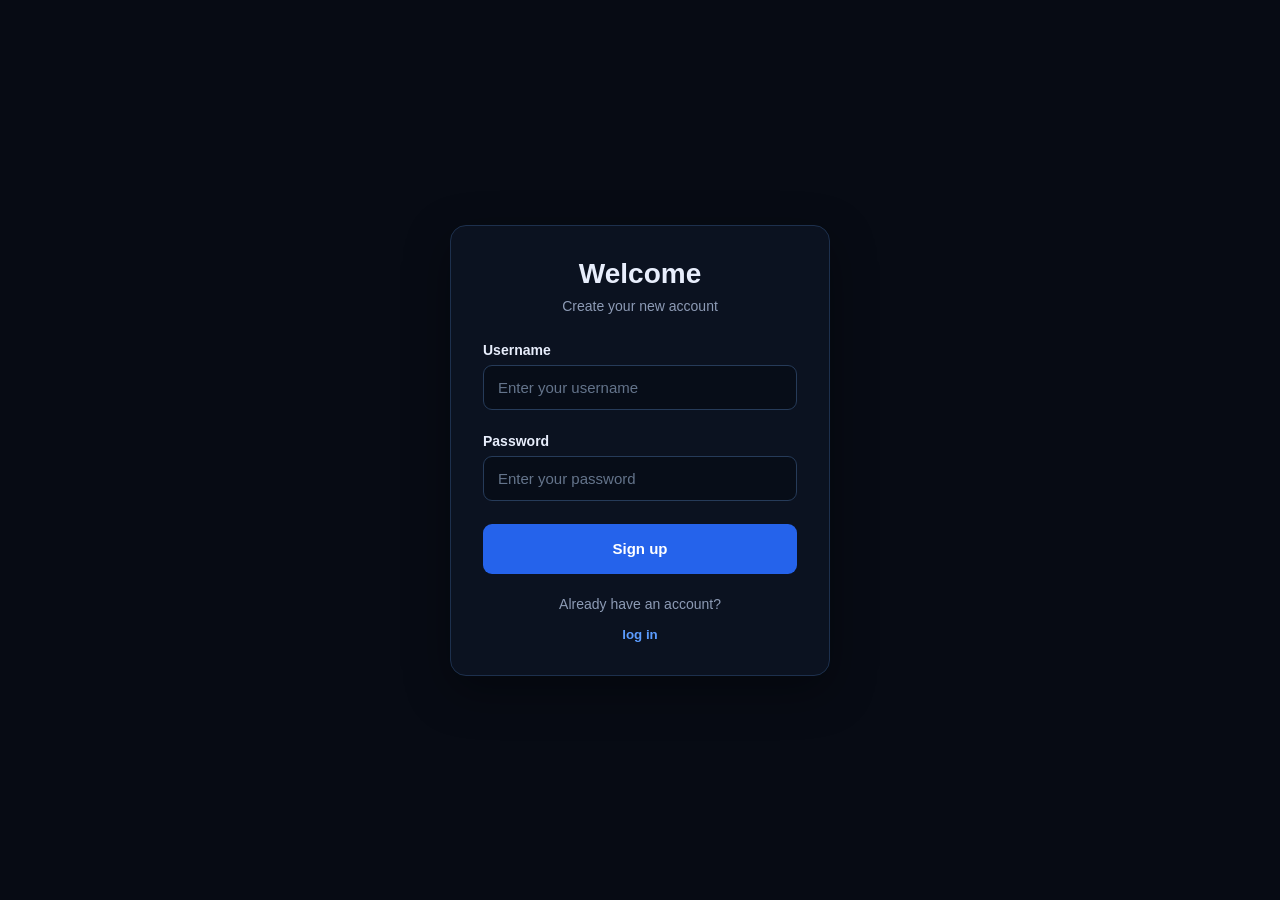
<file: auth.html>
<!-- Version Decleration -->
<!DOCTYPE html>
<html lang = "en">

    <!-- HEAD -->
    <head>
        
        <!-- Meta Data -->
        <meta charset = "UTF-8">
        <meta name = "viewport" content = "width = device-width, initial-scale = 1.0">

        <!-- Title -->
        <title>Login</title>

        <!-- CSS -->
        <link rel = "stylesheet" href = "StyleSheets/auth.css">
    </head>

    <!-- BODY -->
    <body>

        <!-- Container -->
        <main id = "container">
            
            <!-- Box -->
            <section id = "box">

                <!-- Header -->
                <div id = "header">
                    
                    <!-- Heading -->
                    <h1>Welcome</h1>
                    <p>Create your new account</p>
                </div>
                
                <!-- Form -->
                <div id = "loginForm">
                    
                    <!-- Username -->
                    <div class = "input-group">
                        
                        <label for = "username">Username</label>
                        <input
                            type = "text"
                            id = "username"
                            name = "username"
                            placeholder = "Enter your username"
                            autocomplete = "username"
                            required>
                        
                        <!-- Error area -->
                        <div class = "error" id = "username-error"></div>
                    </div>
                    
                    <!-- Password -->
                    <div class = "input-group">
                        
                        <label for = "password">Password</label>
                        <input
                            type = "password"
                            id = "password"
                            name = "password"
                            placeholder = "Enter your password"
                            autocomplete = "current-password"
                            required>
                        
                        <!-- Error Area -->
                        <div class = "error" id = "password-error"></div>
                    </div>
                    
                    <!-- Submit Button -->
                    <button onClick = "sendRequest()" id = "sendBtn">
                        
                        <p>Sign up</p>
                        <div class = "sendingCircle"></div>
                    </button>
                </div>
                
                <!-- Mode change Text -->
                <div id = "toggle-text">
                    <p>Already have an account?</p>
                    
                    <!-- Main button -->
                    <button onClick = "toggleAction()">log in</button>
                </div>
            </section>
        </main>

        <!-- Script -->
        <script src = "Scripts/auth.js"></script>
    </body>
</html>
</file>
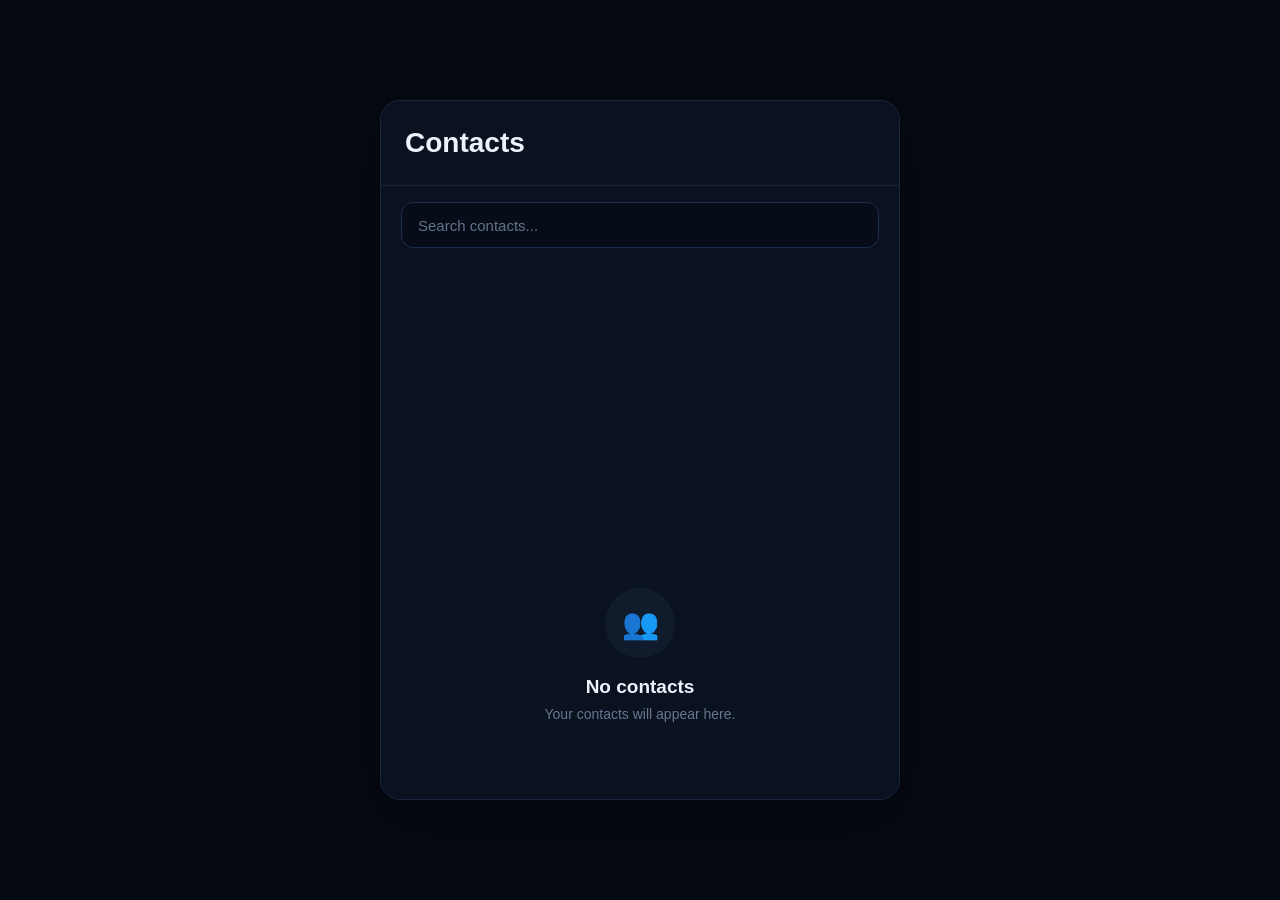
<file: contacts.html>
<!-- Version Decleration -->
<!DOCTYPE html>
<html lang = "en">
    
    <!-- HEAD -->
    <head>
        
        <!-- Meta Data -->
        <meta charset = "UTF-8">
        <meta name = "viewport" content = "width = device-width, initial-scale = 1.0">
        
        <!-- Title -->
        <title>Contacts</title>
        
        <!-- Css -->
        <link rel = "stylesheet" href = "StyleSheets/contacts.css">
    </head>
    
    <!-- BODY -->
    <body>
        
        <!-- Container -->
        <main id = "container">

            <!-- Box -->
            <section id = "box">

                <!-- Header -->
                <header id = "header">
                    <h1>Contacts</h1>
                    <p id = "contact-count"></p>
                </header>

                <!-- Search -->
                <div id = "search-container">
                    
                    <!-- Search Bar -->
                    <input
                        id = "search-bar"
                        type = "search"
                        placeholder = "Search contacts..."
                        autocomplete = "off"
                    >
                </div>

                <!-- Contacts -->
                <section id = "contacts-list"></section>

                <!-- Empty State -->
               <div id = "empty-state">
                    <div id = "empty-icon">
                        👥
                    </div>
                    <h2>No contacts</h2>
                    <p>Your contacts will appear here.</p>
                </div>
            </section>
        </main>
        
        <!-- Script -->
        <script src = "Scripts/contacts.js"></script>
    </body>
</html>
</file>
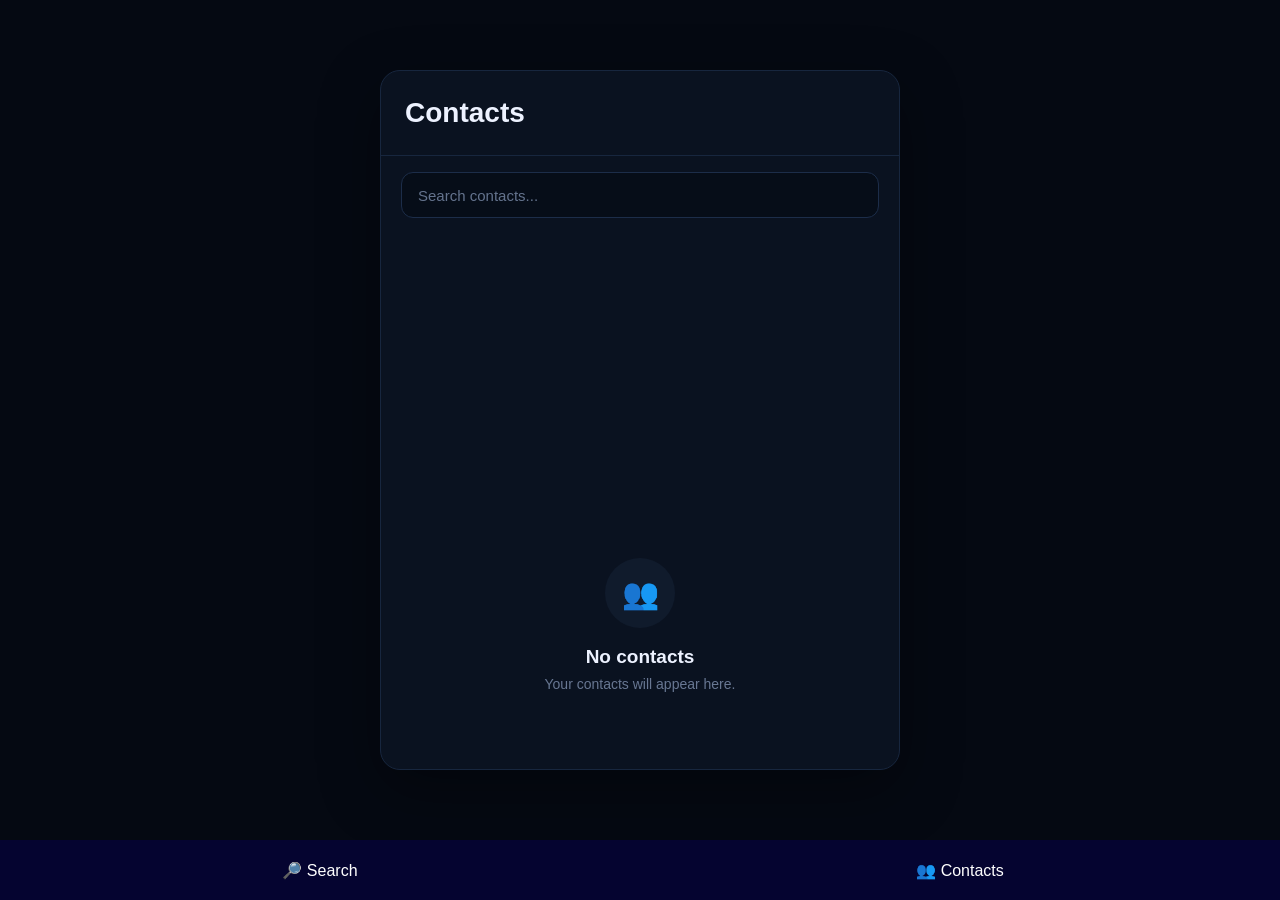
<file: panel.html>
<!-- Version Decleration -->
<!DOCTYPE html>
<html lang = "en">
    
    <!-- HEAD -->
    <head>
        
        <!-- Meta Data -->
        <meta charset = "UTF-8">
        <meta name = "viewport" content = "width = device-width, initial-scale = 1.0">
        
        <!-- Title -->
        <title>Sky Chat</title>
        
        <!-- CSS -->
        <link rel = "stylesheet" href = "StyleSheets/panel.css">
    </head>
    
    <!-- BODY -->
    <body>

        <!-- Main Website area -->
        <iframe
            id = "page">
        </iframe>

        <!-- Persistent navigation panel -->
        <div id = "panel">
           
            <!-- 1. Search Button -->
            <button onclick = "openSearch()">
                🔎 Search
            </button>
            
            <!-- 2. Contacts Button -->
            <button onclick = "openContacts()">
                👥 Contacts
            </button>
        </div>
        
        <!-- Script -->
        <script src = "Scripts/panel.js"></script>
    </body>
</html>
</file>
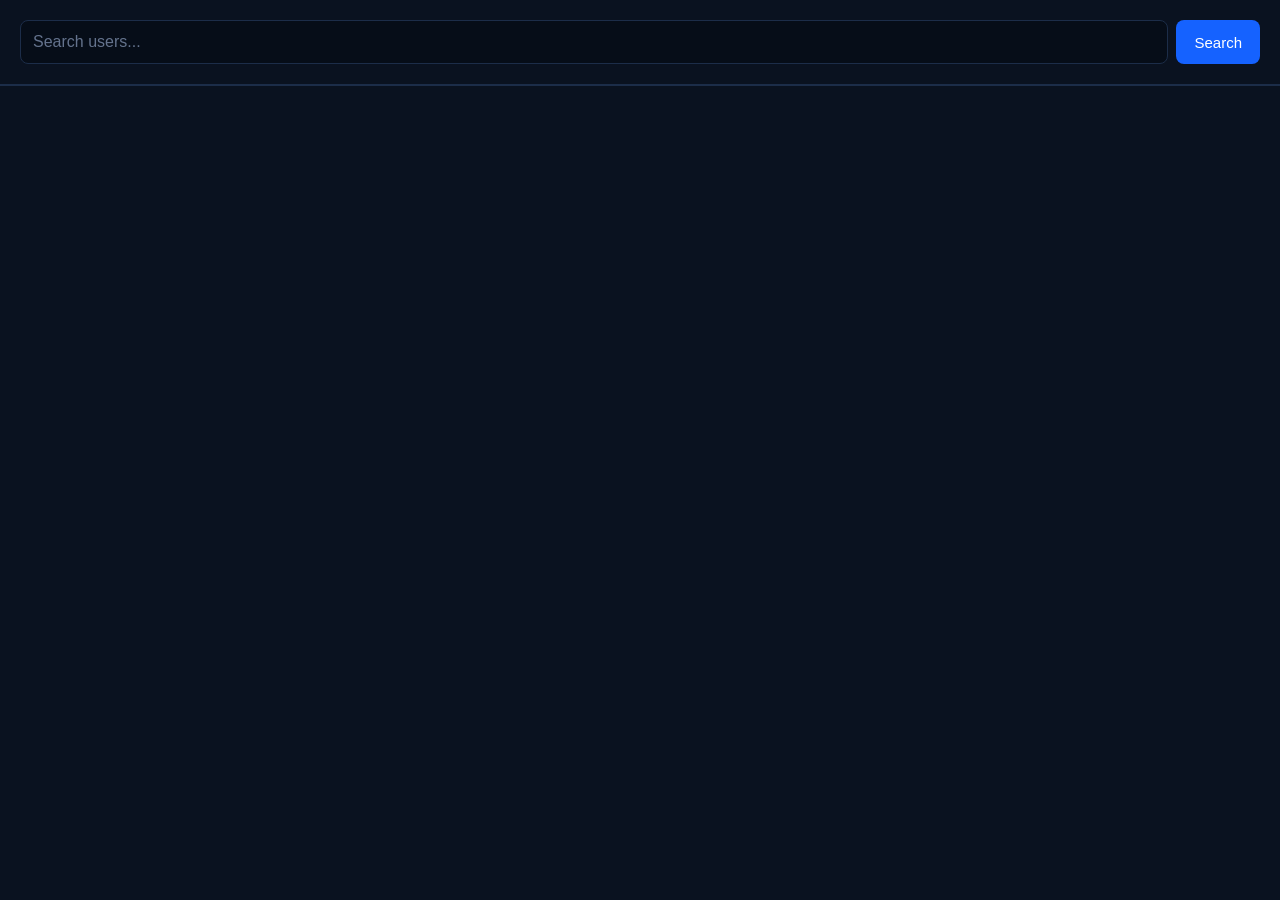
<file: search.html>
<!DOCTYPE html>
<html lang = "en">
    
    <!-- HEAD -->
    <head>
        
        <!-- Meta Data -->
        <meta charset = "UTF-8">
        <meta name = "viewport" content = "width = device-width, initial-scale= 1.0">
        
        <!-- Title -->
        <title>Search</title>
        
        <!-- CSS -->
        <link rel = "stylesheet" href = "StyleSheets/search.css">
    </head>
    
    <!-- BODY -->
    <body>
        
        <!-- Main Search Area -->
        <div id = "search-area">
            
            <!-- Search Bar -->
            <input
                type = "search"
                id = "search-bar"
                placeholder = "Search users..."
            >
            
            <!-- Search Btn -->
            <button
            id = "search-btn"
            onClick = "sendRequest()"
            >
                <div id = "text">Search</div>
                <div class = "loadingCircle"></div>
            </button>
        </div>
        
        <!-- Results -->
        <div id = "results">
            <!-- Search results will appear here -->
        </div>
    
        <!-- Script -->
        <script src = "Scripts/search.js"></script>
    </body>
</html>
</file>
<file: StyleSheets/auth.css>
* {
    box-sizing: border-box;
}

body {
    margin: 0;
    min-height: 100vh;

    font-family: Arial, sans-serif;

    background: #070b14;
    color: #e8eefc;
}

#loadingScreen{
    display: none;
}

#container {
    min-height: 100vh;

    display: flex;
    justify-content: center;
    align-items: center;

    padding: 20px;
}

#container #box {
    width: 100%;
    max-width: 380px;

    padding: 32px;

    background: #0b1220;

    border: 1px solid #1d304d;
    border-radius: 16px;

    box-shadow: 0 15px 45px rgba(0, 0, 0, 0.35);
}

#container #box #header {
    text-align: center;
    margin-bottom: 28px;
}

#container #box #header h1 {
    margin: 0 0 8px;
    font-size: 28px;
}

#container #box #header p {
    margin: 0;
    color: #8d9bb5;
    font-size: 14px;
}

#container #box #loginForm .input-group {
    margin-bottom: 18px;
}

#container #box #loginForm .input-group label {
    display: block;

    margin-bottom: 7px;

    font-size: 14px;
    font-weight: 600;
}

#container #box #loginForm .input-group input {
    width: 100%;

    padding: 13px 14px;

    background: #070d18;
    color: #e8eefc;

    border: 1px solid #263b59;
    border-radius: 9px;

    outline: none;

    font-size: 15px;

    transition: border-color 0.2s, box-shadow 0.2s;
}

#container #box #loginForm .input-group input::placeholder {
    color: #64748b;
}

#container #box #loginForm .input-group input:focus {
    border-color: #4d8cff;

    box-shadow: 0 0 0 3px rgba(77, 140, 255, 0.12);
}

#container #box #loginForm .input-group .error{
    color: red;
    
    display: flex;
    justify-content: flex-end;
    
    margin-top: 5px;
}

#container #box #loginForm #sendBtn {
    width: 100%;
    height: 50px;

    display: flex;
    justify-content: center;
    align-items: center;

    margin-top: 5px;

    border: none;
    border-radius: 9px;

    background: #2563eb;
    color: white;

    font-size: 15px;
    font-weight: 600;

    cursor: pointer;

    transition: background 0.2s, transform 0.1s;
}

#container #box #loginForm #sendBtn:hover {
    background: #1d4ed8;
}

#container #box #loginForm #sendBtn:active {
    transform: scale(0.98);
}

#container #box #loginForm #sendBtn div{
    display: none;
}

#container #box #toggle-text {
    margin: 22px 0 0;

    text-align: center;

    color: #8d9bb5;

    font-size: 14px;
}

#container #box #toggle-text button{
    color: #5b9cff;
    background: none;
    
    border: none;

    text-decoration: none;

    font-weight: 600;
}

#container #box #toggle-text button:active{
    text-decoration: underline;
}

@media (max-width: 450px) {

    #container {
        padding: 15px;
    }

    #box {
        padding: 25px 20px;
    }

    #container #box #header h1 {
        font-size: 24px;
    }
}

.sendingCircle{
    height: 70%;
    aspect-ratio: 1/1;
    
    border: 3px solid #bfd5ff;
    border-top-color: #6a78ff;
    border-radius: 50%;
    
    animation: spin 1s linear infinite;
}

@keyframes spin{
    
    from{
        transform: rotate(0deg);
    }
    to{
        transform: rotate(360deg);
    }
}
</file>
<file: StyleSheets/contacts.css>
* {
    box-sizing: border-box;
    margin: 0;
    padding: 0;
}

body {
    min-height: 100vh;

    background: #050912;
    color: #edf2ff;

    font-family:
        Arial,
        Helvetica,
        sans-serif;
}

#container {
    width: 100%;
    min-height: 100vh;

    display: flex;
    justify-content: center;
    align-items: center;

    padding: 20px;
}

#container #box {
    width: 100%;
    max-width: 520px;
    height: 700px;

    display: flex;
    flex-direction: column;

    background: #0a1220;

    border: 1px solid #17263e;
    border-radius: 20px;

    overflow: hidden;

    box-shadow: 0 20px 60px rgba(0, 0, 0, 0.35);
}

#container #box #header {
    min-height: 85px;

    display: flex;
    align-items: center;
    justify-content: space-between;

    padding: 20px 24px;

    border-bottom: 1px solid #17263e;
}

#container #box #header h1 {
    font-size: 28px;
    font-weight: 700;
}


#container #box #header #contact-count {
    margin-top: 5px;
    color: #7f8da8;
    font-size: 14px;
}

#container #box #search-container {
    padding: 16px 20px;
}

#container #box #search-container #search-bar {
    width: 100%;
    height: 46px;

    padding: 0 16px;

    border: 1px solid #1c2d49;
    border-radius: 12px;

    outline: none;
    background: #060d18;
    color: #edf2ff;

    font-size: 15px;
}

#container #box #search-container #search-bar::placeholder {
    color: #64738d;
}

#container #box #search-container #search-bar:focus {
    border-color: #4567d8;
}

#container #box #contacts-list {
    flex: 1;
    overflow-y: auto;
    padding: 4px 10px 15px;
}

#container #box #contacts-list::-webkit-scrollbar {
    width: 6px;
}

#container #box #contacts-list::-webkit-scrollbar-track {
    background: transparent;
}

#container #box #contacts-list::-webkit-scrollbar-thumb {
    background: #243452;
    border-radius: 10px;
}

#container #box #contacts-list .contact {
    width: 100%;
    min-height: 72px;

    display: flex;
    align-items: center;
    gap: 14px;

    padding: 10px 14px;

    border: none;
    border-radius: 12px;

    background: transparent;
    color: inherit;

    text-align: left;
    cursor: pointer;
}

#container #box #contacts-list .contact:hover {
    background: #101c2e;
}

#container #box #contacts-list .contact-avatar {
    width: 48px;
    height: 48px;

    flex-shrink: 0;
    display: flex;
    align-items: center;
    justify-content: center;

    border-radius: 50%;

    background: #263b72;
    color: #dce5ff;

    font-size: 19px;
    font-weight: 700;
}

#container #box #contacts-list .contact-info {
    min-width: 0;
}

#container #box #contacts-list .contact-info h2 {
    font-size: 16px;
    font-weight: 600;

    white-space: nowrap;
    overflow: hidden;
    text-overflow: ellipsis;
}

#container #box #contacts-list .contact-info p {
    margin-top: 5px;
    color: #71809a;
    font-size: 13px;
}

#container #box #empty-state {
    flex: 1;
    display: flex;
    flex-direction: column;
    align-items: center;
    justify-content: center;

    padding: 30px;
    text-align: center;
}

#container #box #empty-state #empty-icon {
    width: 70px;
    height: 70px;

    display: flex;
    align-items: center;
    justify-content: center;

    margin-bottom: 18px;

    border-radius: 50%;

    background: #101b2c;

    font-size: 30px;
}

#container #box #empty-state h2 {
    font-size: 19px;
}

#container #box #empty-state p {
    margin-top: 8px;
    color: #687792;
    font-size: 14px;
}

@media (max-width: 600px) {

    #container {
        padding: 0;
        align-items: stretch;
    }


    #container #box{
        max-width: none;
        height: 100vh;

        border: none;
        border-radius: 0;
    }
}
</file>
<file: StyleSheets/panel.css>
html, body{
    margin: 0;
    height: 100%;
}

body{
    height: 100%;
    display: flex;
    flex-direction: column;
}

#page{
    flex: 1;
    min-height: 0;
    width: 100%;
    
    border: none;
    background: black;
}

#panel{
    height: 60px;
    display: flex;
}

#panel button {
    flex: 1;
    border: none;
    font-size: 16px;
    
    background: #050430;
    color: white;
}
</file>
<file: StyleSheets/search.css>
html, body{
    width: 100%;
    height: 100%;
    margin: 0;
}

body{
    padding: 0;
    
    box-sizing: border-box;

    font-family: Arial, sans-serif;

    background: #0a1220;
    
    display: flex;
    flex-direction: column;
    
    overflow: hidden;
}

#search-area {
    padding: 20px;
    
    display: flex;
    flex-shrink: 0;
    gap: 8px;
    
    border-bottom: 2px solid #1c2d49;
}

#search-area #search-bar{
    flex: 1;

    padding: 12px;

    border: 1px solid #1c2d49;
    border-radius: 8px;

    font-size: 16px;

    outline: none;
    
    background: #060d18;
    color: #edf2ff;
}

#search-area #search-bar:focus {
    border-color: #4567d8;
}

#search-area #search-bar::placeholder{
    color: #64738d;
}

#search-area #search-btn {
    padding: 12px 18px;

    border: none;
    border-radius: 8px;

    background: #1562ff;
    color: white;

    font-size: 15px;

    cursor: pointer;
    
    min-height: 0;
}

#search-area #search-btn .loadingCircle{
    display: none;
}

#results {
    margin-top: 15px;
    
    overflow-y: auto;
    
    min-height: 0;
    height: 0;
    flex: 1;
}

#results .result {
    background: transparent;
    color: white;
 
    height: 50px;
    
    padding: 0 15px;
    
    display: flex;
    flex-direction: row;
    justify-content: space-between;
    align-items: center;
}

#results .result button{
    background: #1562ff;
    color: white;
    
    border: none;
    border-radius: 10px;
    
    padding: 5px 10px;
}

.loadingCircle{
    height: 80%;
    aspect-ratio: 1/1;
    
    border: 2px solid #9c95ff;
    border-radius: 50%;
    border-top-color: #ffffff;
    
    animation: spin 1s linear infinite;
}

@keyframes spin{
    
    from{
        transform: rotate(0deg);
    }
    
    to{
        transform: rotate(360deg);
    }
}
</file>
